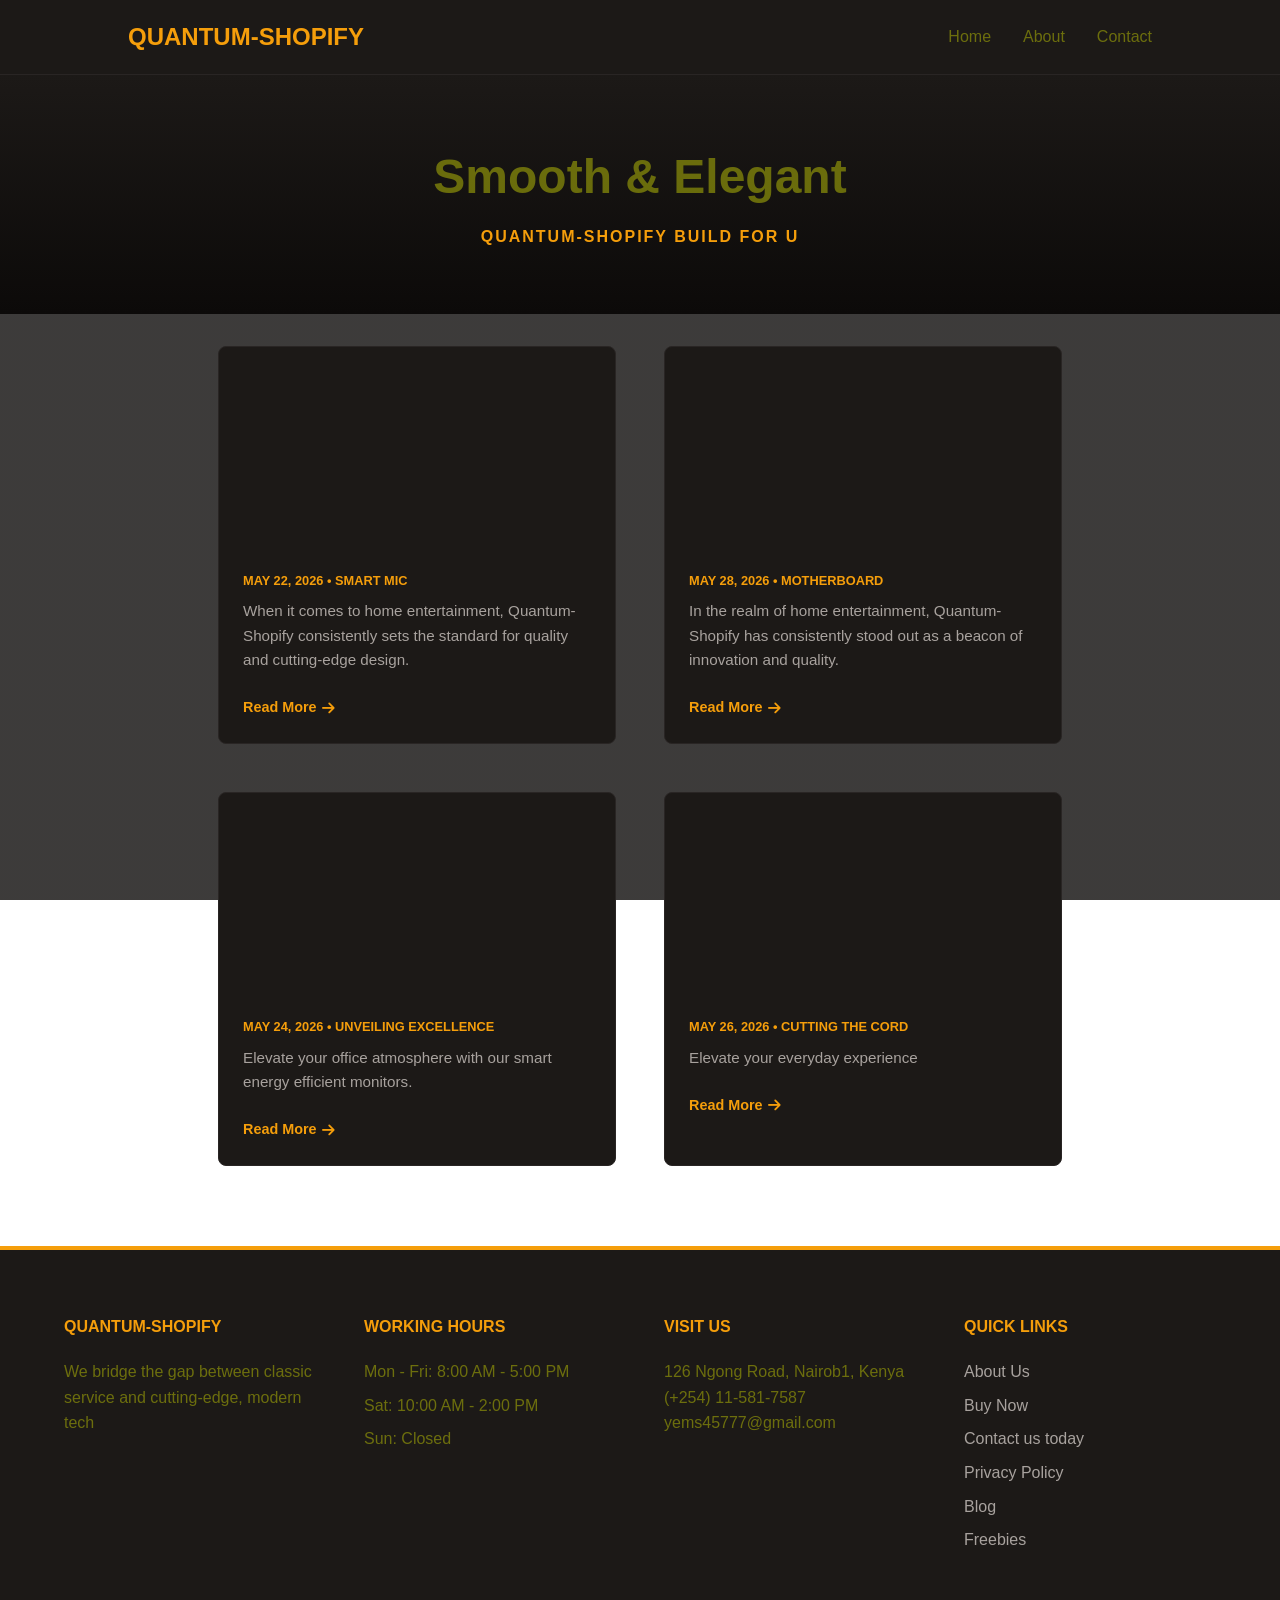
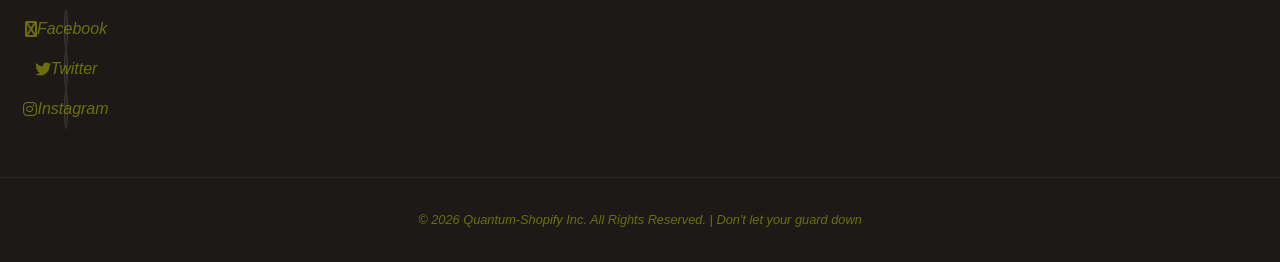
<file: blog.html>
<!DOCTYPE html>
<html lang="en">
<head>
    <meta charset="UTF-8">
    <meta name="viewport" content="width=device-width, initial-scale=1.0">
    <title>Smart Blog | Quantum-Shopify.</title>
    <link rel="stylesheet" href="blog.css">
     <link rel="stylesheet" href="styles.css">
     <link rel="stylesheet" href="style.css">
    <link rel="stylesheet" href="https://cdnjs.cloudflare.com/ajax/libs/font-awesome/6.0.0/css/all.min.css">

  
</head>

<body>

    <header class="top-nav">
        <h1>Quantum-Shopify</h1>
        <nav>
            <ul>
                <li><a href="index.html">Home</a></li>
                <li><a href="about.html">About</a></li>
                <li><a href="contact.html">Contact</a></li>
            </ul>
        </nav>
    </header>

    <div class="blog-hero">
        <h2>Smooth & Elegant</h2>
        <p>Quantum-Shopify Build for U</p>
    </div>

    <main class="blog-container">
        <article>
            <div class="article-image" style="background-image:  url('https://images.unsplash.com/photo-1689771455000-7ca175aa03fe?q=80&w=687&auto=format&fit=crop&ixlib=rb-4.1.0&ixid=M3wxMjA3fDB8MHxwaG90by1wYWdlfHx8fGVufDB8fHx8fA%3D%3D');
    background-size: cover;;"></div>
            <div class="article-content">
                <span class="meta">May 22, 2026 • smart Mic</span>
                <p>When it comes to home entertainment, Quantum-Shopify consistently sets the standard for quality and cutting-edge design.</p>
                <a href="#" class="read-more">Read More <i class="fas fa-arrow-right"></i></a>
            </div>
        </article>

          <article>
            <div class="article-image" style="background-image:  url('https://images.unsplash.com/photo-1700427296131-0cc4c4610fc6?q=80&w=1176&auto=format&fit=crop&ixlib=rb-4.1.0&ixid=M3wxMjA3fDB8MHxwaG90by1wYWdlfHx8fGVufDB8fHx8fA%3D%3D');
    background-size: cover;;"></div>
            <div class="article-content">
                <span class="meta">May 28, 2026 • Motherboard</span>
                <p>In the realm of home entertainment, Quantum-Shopify has consistently stood out as a beacon of innovation and quality.</p>
                <a href="#" class="read-more">Read More <i class="fas fa-arrow-right"></i></a>
            </div>
        </article>

        <article>
            <div class="article-image" style="background-image: url('https://images.unsplash.com/photo-1605379399843-5870eea9b74e?w=600&auto=format&fit=crop&q=60&ixlib=rb-4.1.0&ixid=M3wxMjA3fDB8MHxzZWFyY2h8MjB8fG1vbml0b3JzfGVufDB8fDB8fHww=');
             background-size: cover;;"></div>
            <div class="article-content">
                <span class="meta">May 24, 2026 • Unveiling Excellence</span>
                <p>Elevate your office atmosphere with our smart energy efficient monitors.</p>
                <a href="#" class="read-more">Read More <i class="fas fa-arrow-right"></i></a>
            </div>
        </article>

        <article>
            <div class="article-image" style="background-image: url('https://images.unsplash.com/photo-1542393545-10f5cde2c810?w=600&auto=format&fit=crop&q=60&ixlib=rb-4.1.0&ixid=M3wxMjA3fDB8MHxzZWFyY2h8MTF8fGxhcHRvcHN8ZW58MHx8MHx8fDA%3D');"></div>
            <div class="article-content">
                <span class="meta">May 26, 2026 • Cutting the Cord</span>
                <p>Elevate your everyday experience</p>
                <a href="#" class="read-more">Read More <i class="fas fa-arrow-right"></i></a>
            </div>
        </article>
    </main>

    
    <footer class="footer">
            
            <!-- Footer Section -->

        <div class="footer-container">

           <!-- Section 1 -->
           <div class="footer-section text-gray-600">
            <h4>Quantum-Shopify</h4>
            <p>We bridge the gap between classic service and cutting-edge, modern tech</p>

           </div>

        <!-- Section 2 -->
          <div class="footer-section text-gray-600">
            <h4>Working Hours</h4>
            <ul>
                <li>Mon - Fri: 8:00 AM - 5:00 PM</li>
                <li>Sat: 10:00 AM - 2:00 PM</li>
                <li>Sun: Closed</li>
            </ul>
          </div>

         <!-- Section 3 -->

           <div class="footer-section text-gray-600">
                <h4>Visit US</h4>
                <p>
                    126 Ngong Road, Nairob1, Kenya<br>
                    (+254) 11-581-7587<br>
                    yems45777@gmail.com
                </p>
           </div>

        <!-- Section 4 -->
          <div class="footer-section">
            <h4>Quick Links</h4>
            <ul>
                <li><a href="about.html">About Us</a></li>
                <li><a href="gallery.html">Buy Now</a></li>
                <li><a href="contact.html">Contact us today</a></li>
                <li><a href="privacy.html">Privacy Policy</a></li>
                <li><a href="blog.html">Blog</a></li>
                <li><a href="404.html">Freebies</a></li>
            </ul>
          </div>

          <div class="social-links">
              <a href="https://facebook.com" target="_blank" aria-label="Facebook"> <i class="fa fa-facebook bg-blue-900 text-blue-900"></i> <i class="text-blue-800 rounded-full hover:bg-yellow-600">Facebook</a>
              <a href="https://twitter.com" target="_blank" aria-label="Twitter"><i class="fa-brands fa-twitter bg-blue-500"></i> <i class="text-blue-200 rounded-full hover:bg-yellow-600">Twitter</a>
              <a href="https://instagram.com" target="_blank" aria-label="instagram"><i class="fab fa-instagram bg-pink-600"></i> <i class="text-orange-900 rounded-full hover:bg-yellow-600">Instagram</a>
              
          </div>
         
        </div>



     <!-- Close footer-container -->

    <!-- footer-bottom MUST be outside the container to stay at the bottom center -->
           <div class="footer-bottom">
               <p>&copy; 2026 Quantum-Shopify Inc. All Rights Reserved. | Don't let your guard down</p>
        
           </div>
    </footer>

</body>

</html>
</file>
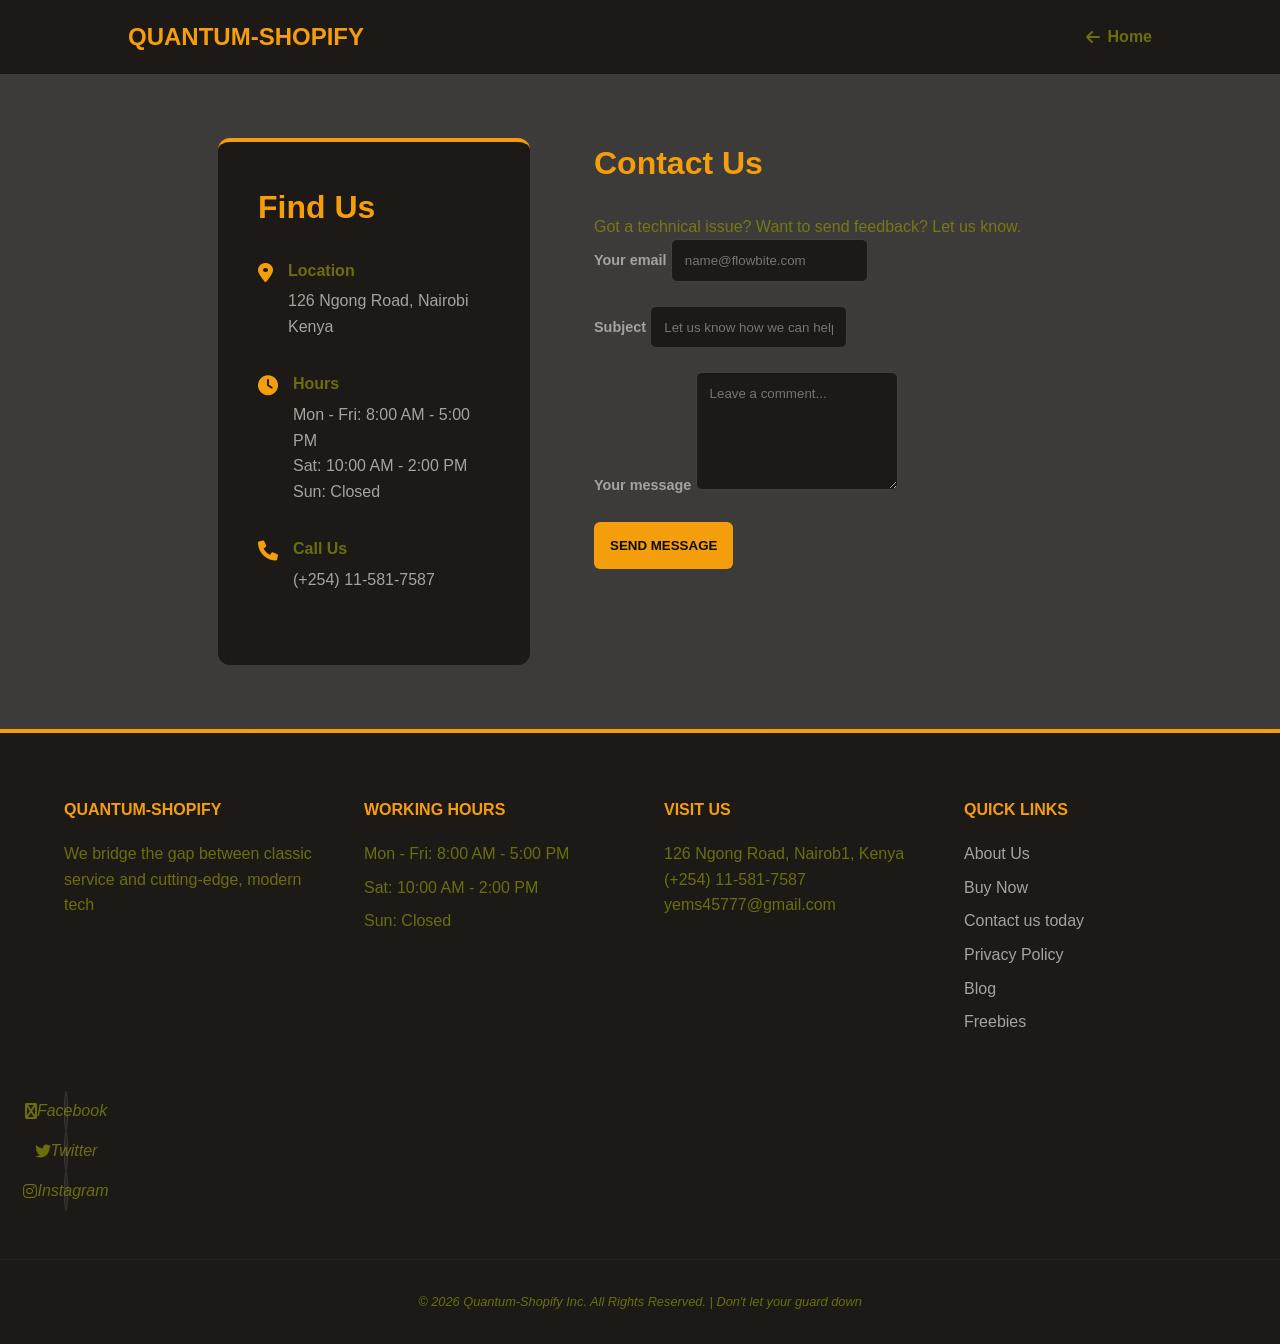
<file: contact.html>
<!DOCTYPE html>
<html lang="en">
<head>
    <meta charset="UTF-8">
    <meta name="viewport" content="width=device-width, initial-scale=1.0">
    <title>Contact & Buying | Quantum-Shopify</title>
    
    <link rel="stylesheet" href="styles.css">
    <link rel="stylesheet" href="style.css">
    <link rel="stylesheet" href="https://cdnjs.cloudflare.com/ajax/libs/font-awesome/6.0.0/css/all.min.css">

    
</head>
<body>
    

    <header>
        <h1>Quantum-Shopify</h1>
        <a href="index.html" class="back-link"><i class="fas fa-arrow-left"></i> Home</a>
        
    </header>

    <main class="container">
        <section class="info-card">
            <h2>Find Us</h2>
            
            <div class="info-item">
                <i class="fas fa-location-dot"></i>
                <div>
                    <h4>Location</h4>
                    <p>126 Ngong Road, Nairobi<br>Kenya</p>
                </div>
            </div>

            <div class="info-item">
                <i class="fas fa-clock"></i>
                <div>
                    <h4>Hours</h4>
                    <p>Mon - Fri: 8:00 AM - 5:00 PM<br>Sat: 10:00 AM - 2:00 PM<br>Sun: Closed</p>
                </div>
            </div>

            <div class="info-item">
                <i class="fas fa-phone"></i>
                <div>
                    <h4>Call Us</h4>
                    <p>(+254) 11-581-7587</p>
                </div>
            </div>
        </section>

        <section>
           <section class="bg-white dark:bg-gray-900">
  <div class="py-8 lg:py-16 px-4 mx-auto max-w-screen-md">
      <h2 class="mb-4 text-4xl tracking-tight font-extrabold text-center text-gray-900 dark:text-white">Contact Us</h2>
      <p class="mb-8 lg:mb-16 font-light text-center text-gray-500 dark:text-gray-400 sm:text-xl">Got a technical issue? Want to send feedback? Let us know.</p>
      <form action="#" class="space-y-8">
          <div>
              <label for="email" class="block mb-2 text-sm font-medium text-gray-900 dark:text-gray-300">Your email</label>
              <input type="email" id="email" class="shadow-sm bg-gray-50 border border-gray-300 text-gray-900 text-sm rounded-lg focus:ring-primary-500 focus:border-primary-500 block w-full p-2.5" placeholder="name@flowbite.com" required>
          </div>
          <div>
              <label for="subject" class="block mb-2 text-sm font-medium text-gray-900 dark:text-gray-300">Subject</label>
              <input type="text" id="subject" class="block p-3 w-full text-sm text-gray-900 bg-gray-50 rounded-lg border border-gray-300 shadow-sm focus:ring-primary-500 focus:border-primary-500" placeholder="Let us know how we can help you" required>
          </div>
          <div class="sm:col-span-2">
              <label for="message" class="block mb-2 text-sm font-medium text-gray-900 dark:text-gray-400">Your message</label>
              <textarea id="message" rows="6" class="block p-2.5 w-full text-sm text-gray-900 bg-gray-50 rounded-lg shadow-sm border border-gray-300 focus:ring-primary-500 focus:border-primary-500" placeholder="Leave a comment..."></textarea>
          </div>
       <a href="404.html"><button type="submit" class="py-3 px-5 text-sm font-medium text-center text-white rounded-lg bg-blue-700 sm:w-fit hover:bg-blue-800 focus:ring-4 focus:outline-none focus:ring-blue-300">Send message</button></a>
      </form>
  </div>
</section>
    </main>

     <footer class="footer">
            
            <!-- Footer Section -->

        <div class="footer-container">

           <!-- Section 1 -->
           <div class="footer-section text-gray-600">
            <h4>Quantum-Shopify</h4>
            <p>We bridge the gap between classic service and cutting-edge, modern tech</p>

           </div>

        <!-- Section 2 -->
          <div class="footer-section text-gray-600">
            <h4>Working Hours</h4>
            <ul>
                <li>Mon - Fri: 8:00 AM - 5:00 PM</li>
                <li>Sat: 10:00 AM - 2:00 PM</li>
                <li>Sun: Closed</li>
            </ul>
          </div>

         <!-- Section 3 -->

           <div class="footer-section text-gray-600">
                <h4>Visit US</h4>
                <p>
                    126 Ngong Road, Nairob1, Kenya<br>
                    (+254) 11-581-7587<br>
                    yems45777@gmail.com
                </p>
           </div>

        <!-- Section 4 -->
          <div class="footer-section">
            <h4>Quick Links</h4>
            <ul>
                <li><a href="about.html">About Us</a></li>
                <li><a href="gallery.html">Buy Now</a></li>
                <li><a href="contact.html">Contact us today</a></li>
                <li><a href="privacy.html">Privacy Policy</a></li>
                <li><a href="blog.html">Blog</a></li>
                <li><a href="404.html">Freebies</a></li>
            </ul>
          </div>

          <div class="social-links">
              
              <a href="https://facebook.com" target="_blank" aria-label="Facebook"> <i class="fa fa-facebook bg-blue-900 text-blue-900"></i> <i class="text-blue-800 rounded-full hover:bg-yellow-600">Facebook</a>
              <a href="https://twitter.com" target="_blank" aria-label="Twitter"><i class="fa-brands fa-twitter bg-blue-500"></i> <i class="text-blue-200 rounded-full hover:bg-yellow-600">Twitter</a>
              <a href="https://instagram.com" target="_blank" aria-label="instagram"><i class="fab fa-instagram bg-pink-600"></i> <i class="text-orange-900 rounded-full hover:bg-yellow-600">Instagram</a>
              
          </div>
         
        </div>



     <!-- Close footer-container -->

    <!-- footer-bottom MUST be outside the container to stay at the bottom center -->
           <div class="footer-bottom">
               <p>&copy; 2026 Quantum-Shopify Inc. All Rights Reserved. | Don't let your guard down</p>
        
           </div>
    </footer>

</body>

</html>
</file>
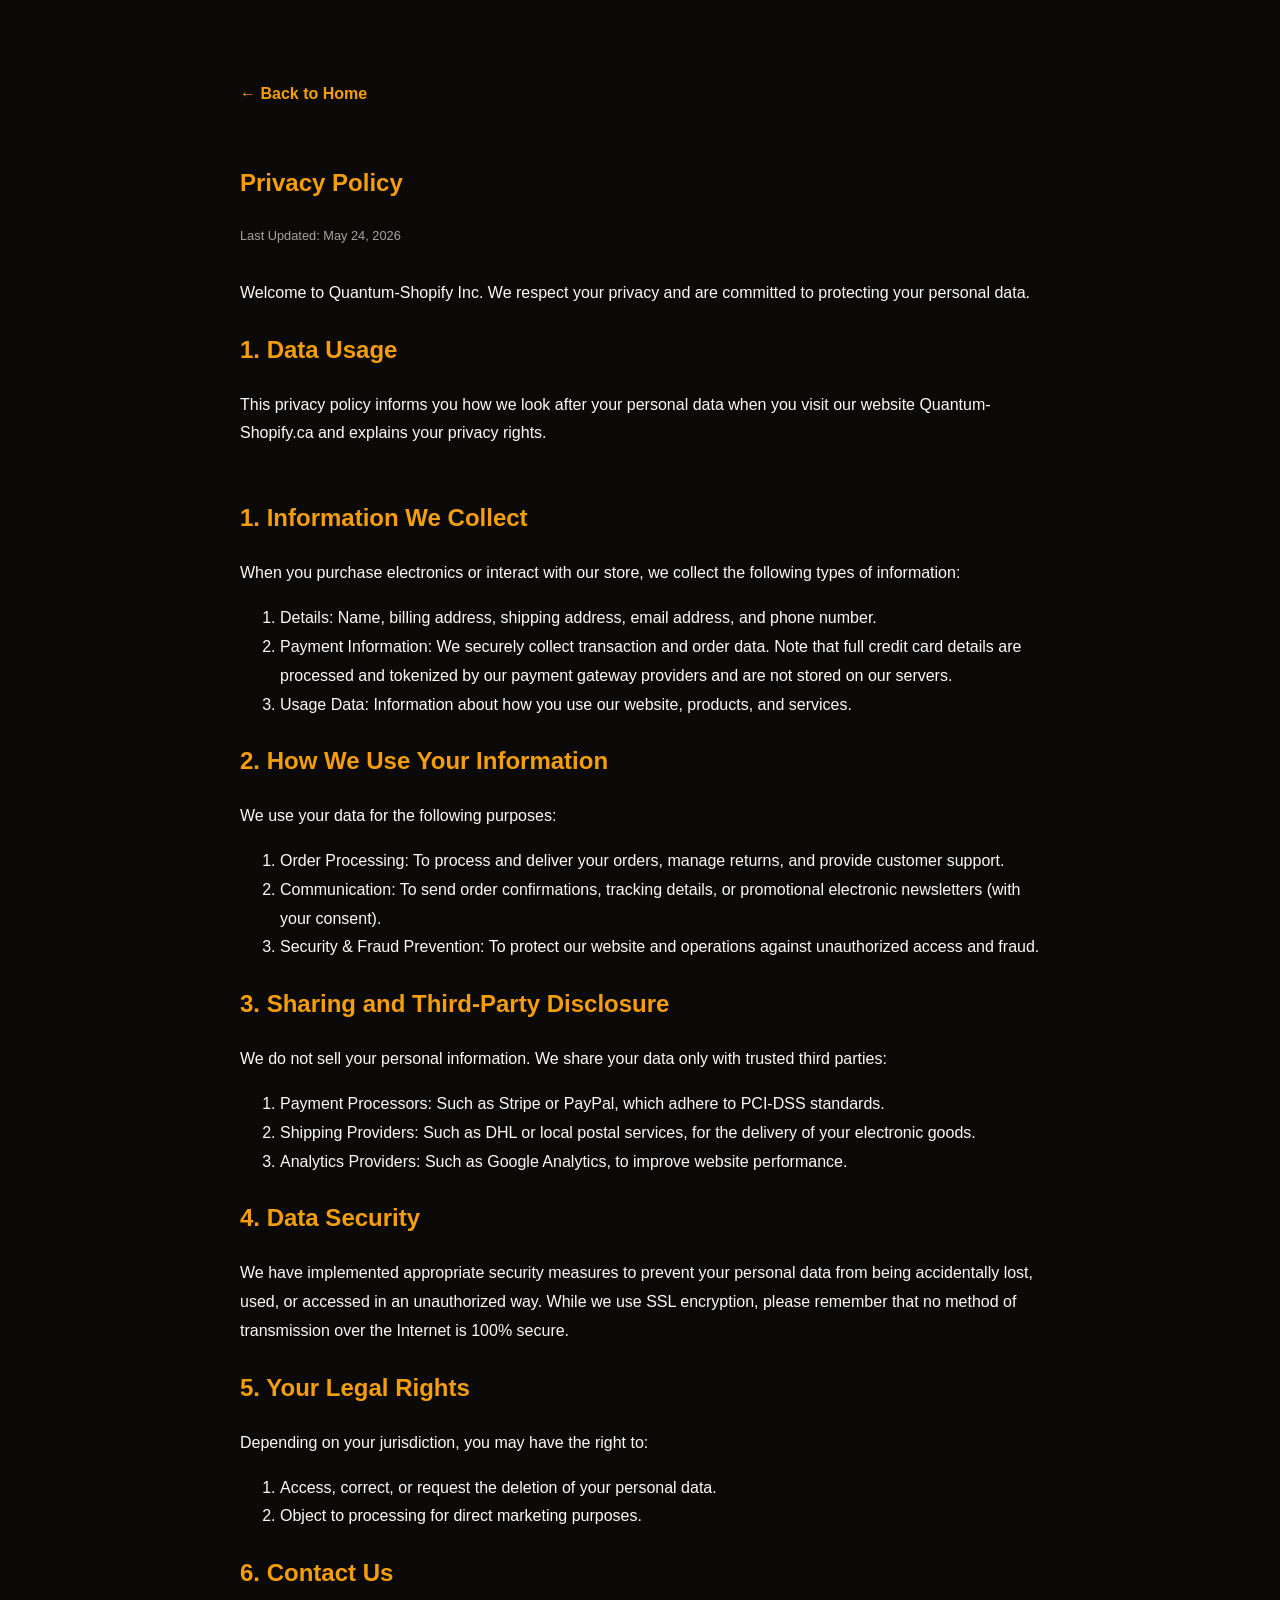
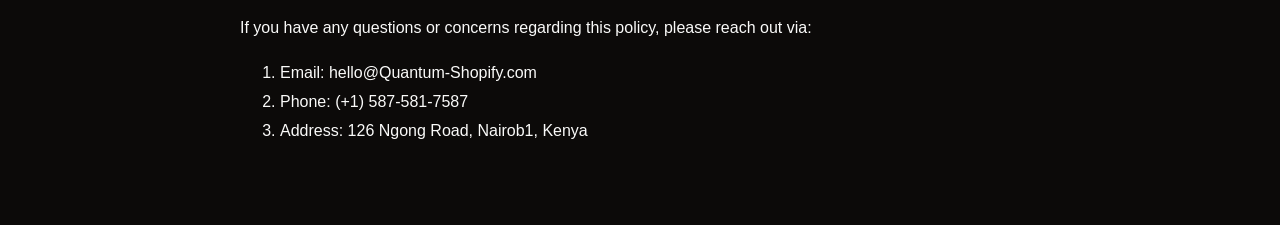
<file: privacy.html>
<!DOCTYPE html>
<html lang="en">
<head>
    <meta charset="UTF-8">
    <title>Privacy | Quantum-Shopify</title>
    <link rel="stylesheet" href="legal.css">
    <link rel="stylesheet" href="https://cdnjs.cloudflare.com/ajax/libs/font-awesome/6.0.0/css/all.min.css">
</head>
<body>
    <div class="legal-container">
        <a href="index.html" class="back-home">← Back to Home</a>
        
        <section id="privacy">
            <h1>Privacy Policy</h1>
            <p class="last-updated">Last Updated: May 24, 2026</p>
            <p>Welcome to Quantum-Shopify Inc. We respect your privacy and are committed to protecting your personal data.  <h2>1. Data Usage</h2>
            <p>This privacy policy informs you how we look after your personal data when you visit our website Quantum-Shopify.ca and explains your privacy rights.</p>
        </section>

        <section id="Terms" class="text-blue-600">
            <h2>1. Information We Collect</h2>
            <p>When you purchase electronics or interact with our store, we collect the following types of information:</p>
            <ol>
                <li>Details: Name, billing address, shipping address, email address, and phone number.</li> 
                <li>Payment Information: We securely collect transaction and order data. Note that full credit card details are processed and tokenized by our payment gateway providers and are not stored on our servers.</li>
                <li>Usage Data: Information about how you use our website, products, and services.</li>
                
            </ol>
            <h2>2. How We Use Your Information</h2>
            <p>We use your data for the following purposes: 
                <ol>
                <li>Order Processing: To process and deliver your orders, manage returns, and provide customer support.</li> 
                <li>Communication: To send order confirmations, tracking details, or promotional electronic newsletters (with your consent).</li>
                <li>Security & Fraud Prevention: To protect our website and operations against unauthorized access and fraud.</li>
                
            </ol> 

               <h2>3. Sharing and Third-Party Disclosure</h2>
            <p>We do not sell your personal information. We share your data only with trusted third parties:</p> 
                <ol>
                <li>Payment Processors: Such as Stripe or PayPal, which adhere to PCI-DSS standards.</li> 
                <li>Shipping Providers: Such as DHL or local postal services, for the delivery of your electronic goods.</li>
                <li>Analytics Providers: Such as Google Analytics, to improve website performance.</li>
                
            </ol> 
            </ol> 

               <h2>4. Data Security</h2>
            <p>We have implemented appropriate security measures to prevent your personal data from being accidentally lost, used, or accessed in an unauthorized way. While we use SSL encryption, please remember that no method of transmission over the Internet is 100% secure.</p> 
          
            <h2>5. Your Legal Rights</h2>
            <p>Depending on your jurisdiction, you may have the right to:</p> 
                <ol>
                <li>Access, correct, or request the deletion of your personal data.</li> 
                <li>Object to processing for direct marketing purposes.</li>
                
            </ol>       

              <h2>6. Contact Us</h2>
            <p>If you have any questions or concerns regarding this policy, please reach out via:</p> 
                <ol>
                <li>Email:  hello@Quantum-Shopify.com</li> 
                <li>Phone: (+1) 587-581-7587</li>
                <li>Address:  126 Ngong Road, Nairob1, Kenya</li>
                
            </ol>     
        </section>
    </div>
</body>
</html>
</file>
<file: blog.css>
:root {
            --stone-950: #0c0a09;
            --stone-900: #1c1917;
            --stone-800: #292524;
            --stone-700: #44403c;
            --amber-500: #f59e0b;
            --amber-600: #d97706;
            --white: #fafaf9;
            --stone-400: #a8a29e;
        }

        body {
            font-family: 'Inter', system-ui, sans-serif;
            background-color: var(--stone-950);
            color: var(--white);
            margin: 0;
            line-height: 1.6;
        }

        /* Navigation */
        header.top-nav {
            padding: 1.5rem 10%;
            display: flex;
            justify-content: space-between;
            align-items: center;
            background: var(--stone-900);
            border-bottom: 1px solid var(--stone-800);
        }

        header.top-nav h1 { color: var(--amber-500); font-size: 1.5rem; margin: 0; text-transform: uppercase; }

        nav ul { list-style: none; display: flex; gap: 2rem; margin: 0; }
        nav a { color: var(--white); text-decoration: none; font-weight: 500; transition: 0.3s; }
        nav a:hover { color: var(--amber-500); }

        /* Blog Header */
        .blog-hero {
            text-align: center;
            padding: 4rem 10%;
            background: linear-gradient(var(--stone-900), var(--stone-950));
        }

        .blog-hero h2 { font-size: 3rem; margin-bottom: 0.5rem; color: var(--white); }
        .blog-hero p { color: var(--amber-500); font-weight: 600; text-transform: uppercase; letter-spacing: 2px; }

        /* Blog Grid */
        .blog-container {
            max-width: 1100px;
            margin: 0 auto;
            padding: 2rem 10% 5rem;
            display: grid;
            grid-template-columns: repeat(auto-fit, minmax(300px, 1fr));
            gap: 3rem;
        }

        article {
            background: var(--stone-900);
            border-radius: 8px;
            overflow: hidden;
            border: 1px solid var(--stone-800);
            transition: transform 0.3s ease, border-color 0.3s;
        }

        article:hover {
            transform: translateY(-10px);
            border-color: var(--amber-500);
        }

        .article-image {
            width: 100%;
            height: 200px;
            background-size: cover;
            background-position: center;
        }

        .article-content { padding: 1.5rem; }

        .meta {
            font-size: 0.8rem;
            color: var(--amber-500);
            text-transform: uppercase;
            font-weight: 700;
            margin-bottom: 0.5rem;
            display: block;
        }

        article h2 { font-size: 1.4rem; margin: 0.5rem 0; color: var(--white); line-height: 1.3; }
        article p { color: var(--stone-400); font-size: 0.95rem; margin-bottom: 1.5rem; }

        .read-more {
            color: var(--amber-500);
            text-decoration: none;
            font-weight: 700;
            font-size: 0.9rem;
            display: flex;
            align-items: center;
            gap: 5px;
        }

        .read-more:hover { text-decoration: underline; }

        /* Master Footer Styles (as per global consistency) */
       

        @media (max-width: 768px) {
            header.top-nav { flex-direction: column; gap: 1rem; }
            .blog-hero h2 { font-size: 2rem; }
        }
</file>
<file: styles.css>
:root {
            --stone-950: #0c0a09;
            --stone-900: #1c1917;
            --stone-800: #292524;
            --stone-700: #44403c;
            --amber-500: #f59e0b;
            --amber-600: #d97706;
            --white: #fafaf9;
            --stone-400: #a8a29e;
        }

        body {
            font-family: 'Inter', system-ui, sans-serif;
            background-color: var(--stone-950);
            color: var(--white);
            margin: 0;
            line-height: 1.6;
        }

        header {
            padding: 1.5rem 10%;
            display: flex;
            justify-content: space-between;
            align-items: center;
            background: var(--stone-900);
        }

        header h1 { color: var(--amber-500); font-size: 1.5rem; margin: 0; text-transform: uppercase; }

        .story-image img {
            width: 100%;
           align-items: center;
            border-radius: 12px;
            border-left: 8px solid var(--amber-500);
            box-shadow: 0 20px 40px rgba(0,0,0,0.4);
        }

        .back-link {
            color: var(--white);
            text-decoration: none;
            font-weight: 600;
            display: flex;
            align-items: center;
            gap: 8px;
            transition: color 0.3s;
        }

        .back-link:hover { color: var(--amber-500); }

        .container {
            max-width: 1100px;
            margin: 4rem auto;
            padding: 0 10%;
            display: grid;
            grid-template-columns: 1fr 1.5fr;
            gap: 4rem;
        }

        h2 { color: var(--amber-500); margin-bottom: 1.5rem; font-size: 2rem; }

        /* Contact Info Card */
        .info-card {
            background: var(--stone-900);
            padding: 2.5rem;
            border-radius: 12px;
            border-top: 4px solid var(--amber-500);
        }

        .info-item {
            display: flex;
            gap: 15px;
            margin-bottom: 2rem;
        }

        .info-item i { color: var(--amber-500); font-size: 1.25rem; margin-top: 5px; }
        .info-item h4 { margin: 0 0 5px 0; color: var(--white); }
        .info-item p { margin: 0; color: var(--stone-400); }

        /* Booking Form */
        form {
            display: flex;
            flex-direction: column;
            gap: 1.5rem;
        }

        .form-group { display: flex; flex-direction: column; gap: 8px; }

        label { font-size: 0.9rem; font-weight: 600; color: var(--stone-400); }

        input, select, textarea {
            background: var(--stone-900);
            border: 1px solid var(--stone-700);
            padding: 0.8rem;
            color: var(--white);
            border-radius: 6px;
            outline: none;
            transition: border-color 0.3s;
        }

        input:focus, select:focus { border-color: var(--amber-500); }

        button {
            background: var(--amber-500);
            color: var(--stone-950);
            padding: 1rem;
            border: none;
            font-weight: 700;
            text-transform: uppercase;
            cursor: pointer;
            border-radius: 6px;
            transition: transform 0.2s, background 0.3s;
        }

        button:hover { background: var(--amber-600); transform: translateY(-2px); }
</file>
<file: style.css>
/* --- 1. VARIABLES & RESET --- */
:root {
    --stone-950: #0c0a09;
    --stone-900: #1c1917;
    --stone-800: #292524;
    --amber-500: #f59e0b;
    --amber-600: #d97706;
    --white: rgba(142, 146, 10, 0.707);

    /* Consistency Variables */
    --radius-main: 8px;
    --radius-large: 24px;
    --input-height: 54px;
    --transition: all 0.3s cubic-bezier(0.4, 0, 0.2, 1);
}

* { margin: 0; padding: 0; box-sizing: border-box; font-family: 'Inter', sans-serif; }

body {
    font-family: 'Inter', system-ui, sans-serif;
    color: var(--white);
    margin: 0;
    background: linear-gradient(rgba(12, 10, 9, 0.8), rgba(12, 10, 9, 0.8)), 
                url('https://images.unsplash.com/photo-1689771455000-7ca175aa03fe?q=80&w=687&auto=format&fit=crop&ixlib=rb-4.1.0&ixid=M3wxMjA3fDB8MHxwaG90by1wYWdlfHx8fGVufDB8fHx8fA%3D%3D');
    background-size: cover;
    background-position: center;
    background-attachment: fixed;
    overflow-x: hidden;
}



.hero {
    display: grid;
    grid-template-columns: 1fr 1fr;
    gap: 4rem;
    align-items: center;
}

/* Responsive Images */
.main-img img {
    width: 100%;
    border-radius: 20px;
    box-shadow: 0 20px 40px rgba(0,0,0,0.1);
}

.thumbnails {
    display: flex;
    gap: 1rem;
    margin-top: 1rem;
}

.thumbnails img {
    width: 80px;
    height: 80px;
    object-fit: cover;
    border-radius: 8px;
    cursor: pointer;
    opacity: 0.6;
    transition: 0.3s;
}

.thumbnails img:hover, .thumbnails img.active { opacity: 1; border: 2px solid var(--primary); }

/* Typography & Conversion */
.badge {
    background: goldenrod;
    color:black;
    padding: 4px 12px;
    border-radius: 20px;
    font-size: 0.8rem;
    font-weight: bold;
    
}

h1 { font-size: 3rem; margin: 1rem 0; line-height: 1.1; }

.price { font-size: 2rem; font-weight: 700; color: var(--primary); }
.price span { font-size: 1.2rem; text-decoration: line-through; color: #94a3b8; }

.social-links a, .floating-socials a {
    display: flex;
    align-items: center;
    justify-content: center;
    width: 4px;
    height: 40px;
    background: var(--stone-800);
    color: var(--white);
    border-radius: 50%;
    text-decoration: none;
    transition: var(--transition);
    border: 1px solid rgba(250, 250, 249, 0.1);
}
.cta-group {
    display: flex;
    gap: 1rem;
    margin-top: 2rem;
}


/* Features Grid */
.features {
    display: grid;
    grid-template-columns: repeat(auto-fit, minmax(250px, 1fr));
    gap: 2rem;
    margin-top: 5rem;
}

.feature-card {
    background: white;
    padding: 2rem;
    border-radius: 16px;
    text-align: center;
    box-shadow: 0 4px 6px rgba(0,0,0,0.02);
}

.floating-socials {
    position: fixed;
    left: 20px;
    top: 50%;
    transform: translateY(-50%);
    flex-direction: column;
    z-index: 100;
}

/* --- 8. FOOTER --- */
footer {
    background-color: var(--stone-900);
    padding: 4rem 0 2rem;
    border-top: 4px solid var(--amber-500);
}

.footer-container {
    padding: 0 5%;
    display: grid;
    grid-template-columns: repeat(auto-fit, minmax(200px, 1fr));
    gap: 3rem;
    margin-bottom: 3rem;
}

.footer-section h4 { color: var(--amber-500); margin-bottom: 1.2rem; text-transform: uppercase; }
.footer-section ul { list-style: none; padding: 0; margin: 0; }
.footer-section li { margin-bottom: 0.5rem; }
.footer-section a { color: #a8a29e; text-decoration: none; transition: var(--transition); }
.footer-section a:hover { color: var(--amber-500); }

.footer-bottom {
    display: block;
    width: 100%;
    text-align: center;
    border-top: 1px solid var(--stone-800);
    padding: 2rem 5% 0;
    margin-top: 2rem;
    font-size: 0.8rem;
    color: var(--white);
    clear: both;
}

/* Responsive Mobile Tweak */
@media (max-width: 1024px) {
    .hero { grid-template-columns: 1fr; gap: 2rem; }
    h1 { font-size: 2.2rem; }
    .navbar .nav-links { display: none; }
}
</file>
<file: legal.css>
:root {
            --stone-950: #0c0a09; --stone-900: #1c1917;
            --amber-500: #f59e0b; --white: #fafaf9; --stone-400: #a8a29e;
        }
        body { font-family: 'Inter', sans-serif; background: var(--stone-950); color: var(--white); line-height: 1.8; margin: 0; }
        .legal-container { max-width: 800px; margin: 5rem auto; padding: 0 10%; }
        h1, h2 { color: var(--amber-500); }
        .last-updated { color: var(--stone-400); font-size: 0.8rem; margin-bottom: 2rem; }
        section { margin-bottom: 3rem; }
        .back-home { display: inline-block; margin-bottom: 2rem; color: var(--amber-500); text-decoration: none; font-weight: bold; }
</file>
